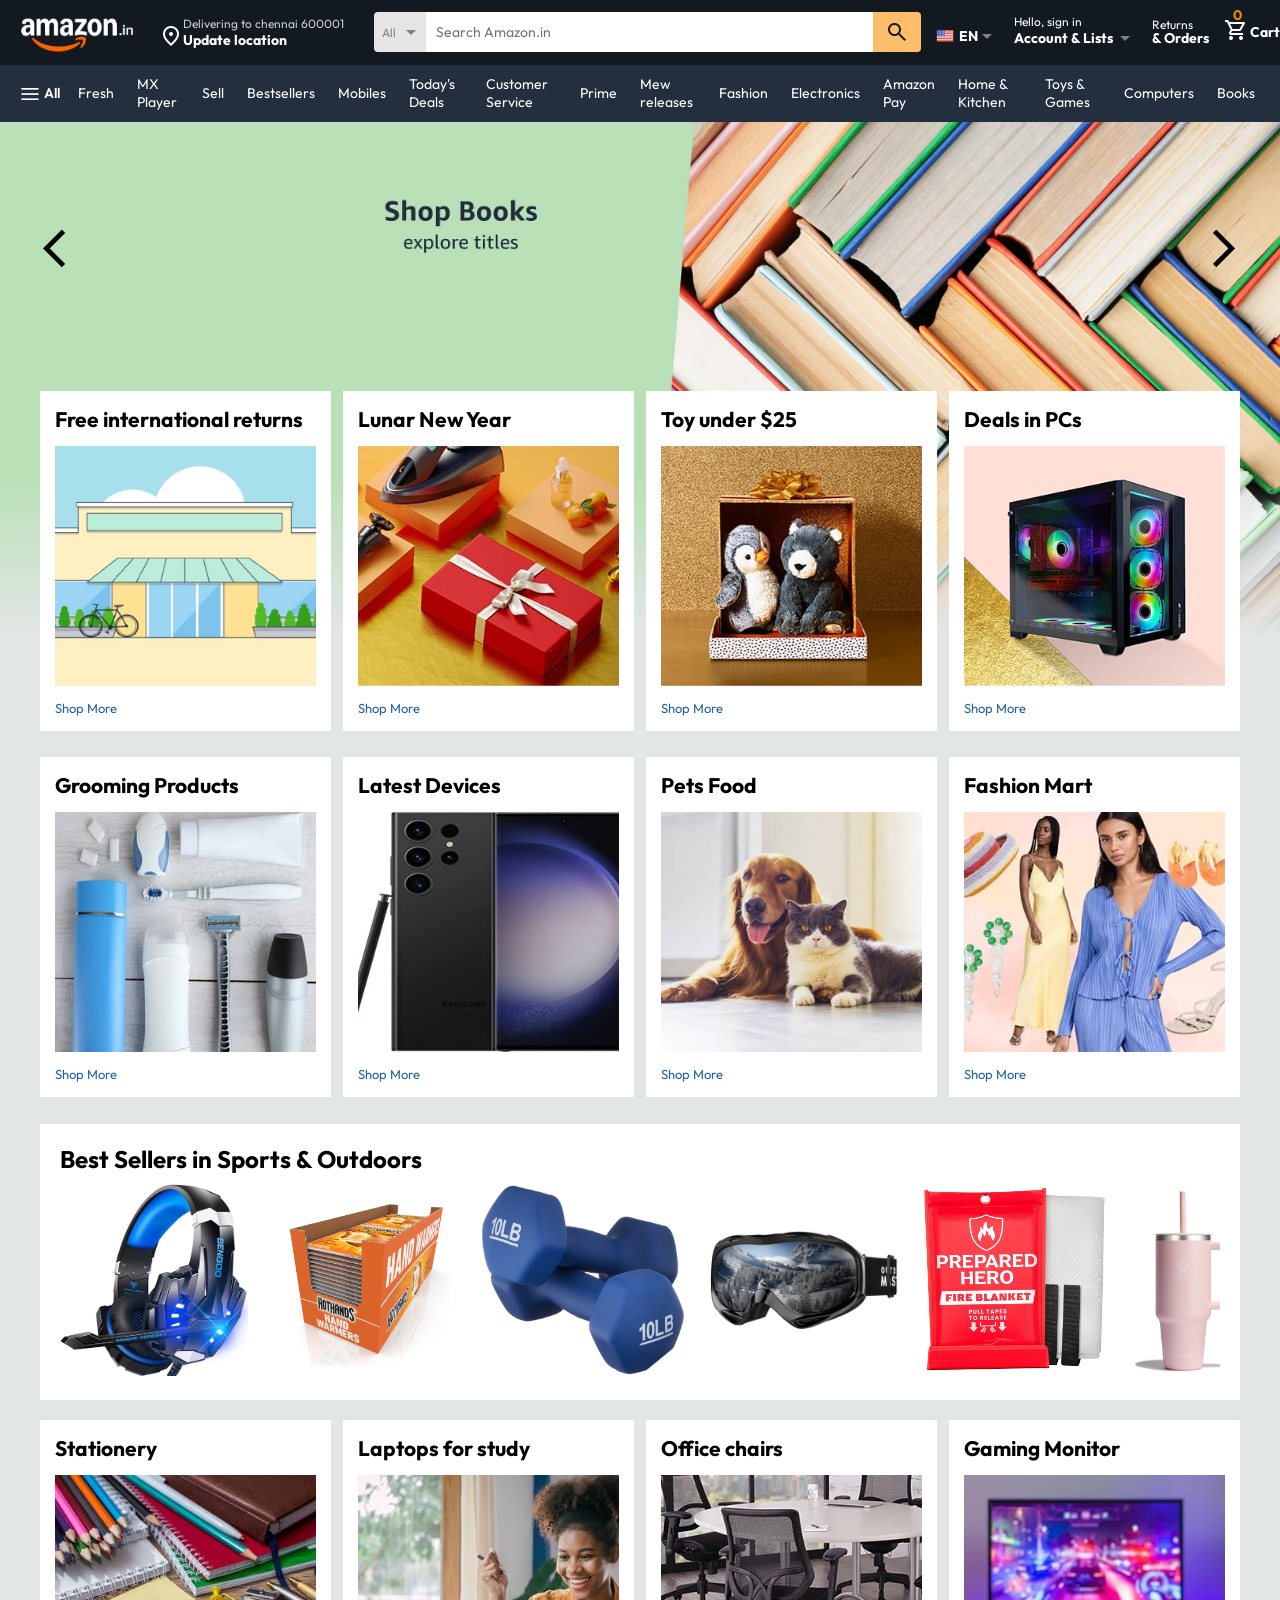
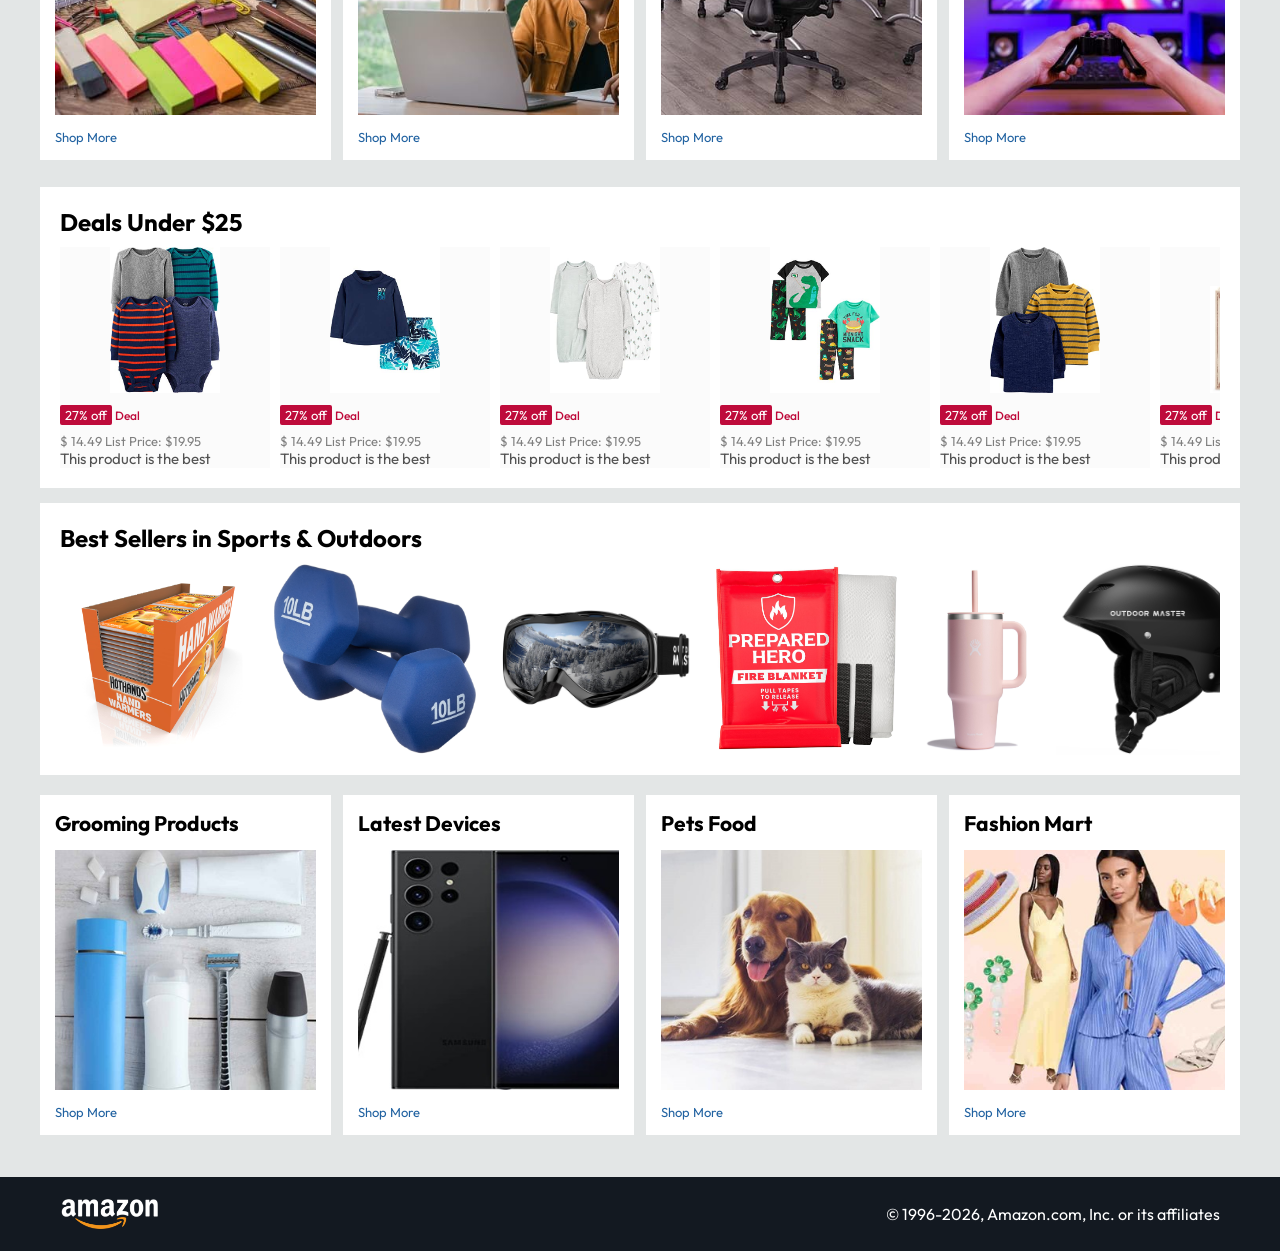
<file: index.html>
<!DOCTYPE html>
<html lang="en">
<head>
    <meta charset="UTF-8">
    <meta name="viewport" content="width=device-width, initial-scale=1.0">
    <title>Amazon Clone</title>
    <link rel="stylesheet" href="css/style.css">
    <link href="https://fonts.googleapis.com/css2?family=Material+Symbols+Outlined" rel="stylesheet">
</head>
<body>
    <nav class="navbar flex center">
        <a href="/">
            <img class="dim-logo" src="assets/logo.png" alt="amazon logo">
        </a>
        <div class="nav-loc flex">
            <span class="material-symbols-outlined icon">location_on</span>
            <div>
                <p style="font-size: 12px; color: #cccccc;">Delivering to chennai 600001</p>
                <h1 style="font-size: 14px;">Update location</h1>
            </div>    
        </div>
        <div class="nav-search flex center">
            <div class="nav-search-drop ">
                <p style="font-size: 12px; color: gray;">All</p>
                <span class="material-symbols-outlined dropdown-icon">arrow_drop_down</span>
            </div>
            <input type="text" class="nav-search-input" name="" id="" placeholder="Search Amazon.in">
            <span class="material-symbols-outlined search-icon">search</span>
        </div>
        <div class="nav-lang flex center">
            <img src="assets/us_flag.png" class="flag">
            <span class="lang-text">EN</span>
            <span class="material-symbols-outlined dropdown-icon2">arrow_drop_down</span>
            
        </div>
        <div class="nav-text flex" style="margin-left: auto;">
            
            <div>
                <p style="font-size: 12px;"><a href="signin.html">Hello, sign in</a></p>
                <h1 style="font-size: 14px;">Account & Lists</h1>
            </div>
            <span class="material-symbols-outlined dropdown-icon3">arrow_drop_down</span>
                
        </div>
        <div class="nav-text flex" style="flex-direction: column; line-height: 1; margin-left: auto;">
            
            <div>
                <p style="font-size: 12px;">Returns</p>
                <h1 style="font-size: 14px;">& Orders</h1>
            </div>
                
        </div>
        
        <div class="nav-cart flex center" style="margin-left: auto; margin-right: auto;">
            <a href="cart.html">
                <div class="cart-icon-box">
                <span class="material-symbols-outlined cart-icon">shopping_cart</span>
                <span class="cart-count">0</span>
            </div>
            </a>
            <span class="cart-text">Cart</span>
        </div>
    </nav>
    <div class="nav-bottom flex center">
        <div class="flex center">
            <img style="width: 20px; height: 22px;" src="assets/menu_icon.png" alt="menu icon">
            <p class="nav-bottom-text">All</p>
        </div>
        <p class="menu-links">Fresh</p>
        <p class="menu-links">MX Player</p>
        <p class="menu-links">Sell</p>
        <p class="menu-links">Bestsellers</p>
        <p class="menu-links">Mobiles</p>
        <p class="menu-links">Today's Deals</p>
        <p class="menu-links">Customer Service</p>
        <p class="menu-links">Prime</p>
        <p class="menu-links">Mew releases</p>
        <p class="menu-links">Fashion</p>
        <p class="menu-links">Electronics</p>
        <p class="menu-links">Amazon Pay</p>
        <p class="menu-links">Home & Kitchen</p>
        <p class="menu-links">Toys & Games</p>
        <p class="menu-links">Computers</p>
        <p class="menu-links">Books</p>

    </div>
    <div class="header-slider">
        <a href="#" class="ctrl_prev"><span class="material-symbols-outlined arrow left">chevron_left</span></a>
        <a href="#" class="ctrl_next"><span class="material-symbols-outlined arrow right">chevron_right</span></a>
        <ul>
            <img class="header-img" src="assets/header1.jpg"  alt="header image">
            <img class="header-img" src="assets/header2.jpg"  alt="header image">
            <img class="header-img" src="assets/header3.jpg"  alt="header image">
            <img class="header-img" src="assets/header4.jpg"  alt="header image">
            <img class="header-img" src="assets/header5.jpg"  alt="header image">
            <img class="header-img" src="assets/header6.jpg"  alt="header image">
        </ul>
    </div>
    <div class="box-row header-box">
        <div class="box-col">
            <h3>Free international returns</h3>
            <img src="assets/box1-1.jpg" alt="house">
            <a href="/">Shop More</a>
        </div>
        <div class="box-col">
            <h3>Lunar New Year</h3>
            <img src="assets/box1-2.jpg" alt="house">
            <a href="/">Shop More</a>
        </div>
        <div class="box-col">
            <h3>Toy under $25</h3>
            <img src="assets/box1-3.jpg" alt="house">
            <a href="/">Shop More</a>
        </div>
        <div class="box-col">
            <h3>Deals in PCs</h3>
            <img src="assets/box1-4.jpg" alt="house">
            <a href="/">Shop More</a>
        </div>
    </div>
    <div class="box-row">
        <div class="box-col">
            <h3>Grooming Products</h3>
            <img src="assets/box2-1.jpg" alt="house">
            <a href="/">Shop More</a>
        </div>
        <div class="box-col">
            <h3>Latest Devices</h3>
            <img src="assets/box2-2.jpg" alt="house">
            <a href="/">Shop More</a>
        </div>
        <div class="box-col">
            <h3>Pets Food</h3>
            <img src="assets/box2-3.jpg" alt="house">
            <a href="/">Shop More</a>
        </div>
        <div class="box-col">
            <h3>Fashion Mart</h3>
            <img src="assets/box2-4.jpg" alt="house">
            <a href="/">Shop More</a>
        </div>
    </div>
    <div class="product-slider">
        <h2>Best Sellers in Sports & Outdoors</h2>
        <div class="products">
            <a href="prod1.html">
                <img src="assets/product_img.jpg" alt="">
            </a>
            <img src="assets/product1-1.jpg" alt="products">
            <img src="assets/product1-2.jpg" alt="products">
            <img src="assets/product1-3.jpg" alt="products">
            <img src="assets/product1-4.jpg" alt="products">
            <img src="assets/product1-5.jpg" alt="products">
            <img src="assets/product1-6.jpg" alt="products">
            <img src="assets/product1-7.jpg" alt="products">
            <img src="assets/product1-8.jpg" alt="products">
            <img src="assets/product1-9.jpg" alt="products">
            <img src="assets/product1-10.jpg" alt="products">

        </div>
    </div>
    <div class="box-row box3">
        <div class="box-col">
            <h3>Stationery</h3>
            <img src="assets/box3-1.jpg" alt="house">
            <a href="/">Shop More</a>
        </div>
        <div class="box-col">
            <h3>Laptops for study</h3>
            <img src="assets/box3-2.jpg" alt="house">
            <a href="/">Shop More</a>
        </div>
        <div class="box-col">
            <h3>Office chairs</h3>
            <img src="assets/box3-3.jpg" alt="house">
            <a href="/">Shop More</a>
        </div>
        <div class="box-col">
            <h3>Gaming Monitor</h3>
            <img src="assets/box3-4.jpg" alt="house">
            <a href="/">Shop More</a>
        </div>
    </div>

    <div class="product-slider-with-price">
       <h2>Deals Under $25</h2>
       <div class="products">
        <div class="product-card">
            <div class="product-img-container">
                <img src="assets/product2-1.jpg" alt="products">
            </div>
            <div class="product-offer">
                <p>27% off</p> <span>Deal</span>
            </div>
            <p class="product-price">$ <span>14.49</span> List Price: $19.95</p>
            <h4>This product is the best</h4>
        </div>
        <div class="product-card">
            <div class="product-img-container">
                <img src="assets/product2-2.jpg" alt="products">
            </div>
            <div class="product-offer">
                <p>27% off</p> <span>Deal</span>
            </div>
            <p class="product-price">$ <span>14.49</span> List Price: $19.95</p>
            <h4>This product is the best</h4>
        </div>
        <div class="product-card">
            <div class="product-img-container">
                <img src="assets/product2-3.jpg" alt="products">
            </div>
            <div class="product-offer">
                <p>27% off</p> <span>Deal</span>
            </div>
            <p class="product-price">$ <span>14.49</span> List Price: $19.95</p>
            <h4>This product is the best</h4>
        </div>
        <div class="product-card">
            <div class="product-img-container">
                <img src="assets/product2-4.jpg" alt="products">
            </div>
            <div class="product-offer">
                <p>27% off</p> <span>Deal</span>
            </div>
            <p class="product-price">$ <span>14.49</span> List Price: $19.95</p>
            <h4>This product is the best</h4>
        </div>
        <div class="product-card">
            <div class="product-img-container">
                <img src="assets/product2-5.jpg" alt="products">
            </div>
            <div class="product-offer">
                <p>27% off</p> <span>Deal</span>
            </div>
            <p class="product-price">$ <span>14.49</span> List Price: $19.95</p>
            <h4>This product is the best</h4>
        </div>
        <div class="product-card">
            <div class="product-img-container">
                <img src="assets/product2-6.jpg" alt="products">
            </div>
            <div class="product-offer">
                <p>27% off</p> <span>Deal</span>
            </div>
            <p class="product-price">$ <span>14.49</span> List Price: $19.95</p>
            <h4>This product is the best</h4>
        </div>
        <div class="product-card">
            <div class="product-img-container">
                <img src="assets/product2-7.jpg" alt="products">
            </div>
            <div class="product-offer">
                <p>27% off</p> <span>Deal</span>
            </div>
            <p class="product-price">$ <span>14.49</span> List Price: $19.95</p>
            <h4>This product is the best</h4>
        </div>
        <div class="product-card">
            <div class="product-img-container">
                <img src="assets/product2-8.jpg" alt="products">
            </div>
            <div class="product-offer">
                <p>27% off</p> <span>Deal</span>
            </div>
            <p class="product-price">$ <span>14.49</span> List Price: $19.95</p>
            <h4>This product is the best</h4>
        </div>
        <div class="product-card">
            <div class="product-img-container">
                <img src="assets/product2-9.jpg" alt="products">
            </div>
            <div class="product-offer">
                <p>27% off</p> <span>Deal</span>
            </div>
            <p class="product-price">$ <span>14.49</span> List Price: $19.95</p>
            <h4>This product is the best</h4>
        </div>
        <div class="product-card">
            <div class="product-img-container">
                <img src="assets/product2-10.jpg" alt="products">
            </div>
            <div class="product-offer">
                <p>27% off</p> <span>Deal</span>
            </div>
            <p class="product-price">$ <span>14.49</span> List Price: $19.95</p>
            <h4>This product is the best</h4>
        </div>
        <div class="product-card">
            <div class="product-img-container">
                <img src="assets/product2-11.jpg" alt="products">
            </div>
            <div class="product-offer">
                <p>27% off</p> <span>Deal</span>
            </div>
            <p class="product-price">$ <span>14.49</span> List Price: $19.95</p>
            <h4>This product is the best</h4>
        </div>
       </div> 
    </div>
    <div class="product-slider box3">
        <h2>Best Sellers in Sports & Outdoors</h2>
        <div class="products">
            <img src="assets/product1-1.jpg" alt="products">
            <img src="assets/product1-2.jpg" alt="products">
            <img src="assets/product1-3.jpg" alt="products">
            <img src="assets/product1-4.jpg" alt="products">
            <img src="assets/product1-5.jpg" alt="products">
            <img src="assets/product1-6.jpg" alt="products">
            <img src="assets/product1-7.jpg" alt="products">
            <img src="assets/product1-8.jpg" alt="products">
            <img src="assets/product1-9.jpg" alt="products">
            <img src="assets/product1-10.jpg" alt="products">

        </div>
    </div>
    <div class="box-row box3">
        <div class="box-col">
            <h3>Grooming Products</h3>
            <img src="assets/box2-1.jpg" alt="house">
            <a href="/">Shop More</a>
        </div>
        <div class="box-col">
            <h3>Latest Devices</h3>
            <img src="assets/box2-2.jpg" alt="house">
            <a href="/">Shop More</a>
        </div>
        <div class="box-col">
            <h3>Pets Food</h3>
            <img src="assets/box2-3.jpg" alt="house">
            <a href="/">Shop More</a>
        </div>
        <div class="box-col">
            <h3>Fashion Mart</h3>
            <img src="assets/box2-4.jpg" alt="house">
            <a href="/">Shop More</a>
        </div>
    </div>

    <footer>
        <img src="assets/amazon_logo.png" width="100" alt="">
        <p>© 1996-2026, Amazon.com, Inc. or its affiliates</p>
    </footer>


<script src="js/script.js"></script>    
</body>
</html>
</file>
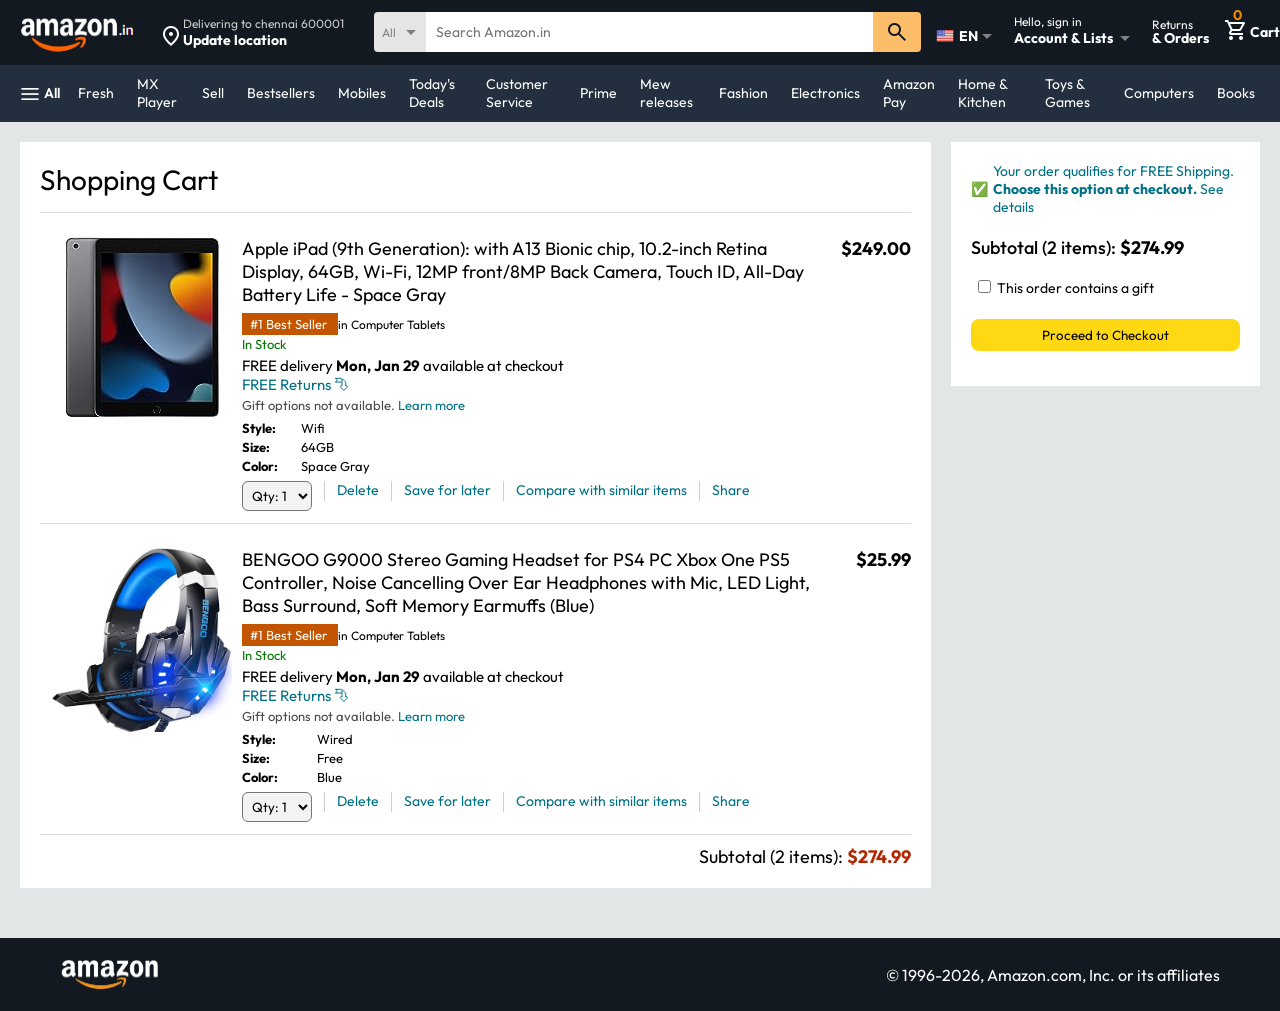
<file: cart.html>
<!DOCTYPE html>
<html lang="en">
<head>
    <meta charset="UTF-8">
    <meta name="viewport" content="width=device-width, initial-scale=1.0">
    <title>Cart Page</title>
    <link rel="stylesheet" href="css/style.css">
    <link rel="stylesheet" href="css/cart.css">
    <link href="https://fonts.googleapis.com/css2?family=Material+Symbols+Outlined" rel="stylesheet">

</head>
<body>
    <nav class="navbar flex center">
        <a href="index.html">
            <img class="dim-logo" src="assets/logo.png" alt="amazon logo">
        </a>
        <div class="nav-loc flex">
            <span class="material-symbols-outlined icon">location_on</span>
            <div>
                <p style="font-size: 12px; color: #cccccc;">Delivering to chennai 600001</p>
                <h1 style="font-size: 14px;">Update location</h1>
            </div>    
        </div>
        <div class="nav-search flex center">
            <div class="nav-search-drop ">
                <p style="font-size: 12px; color: gray;">All</p>
                <span class="material-symbols-outlined dropdown-icon">arrow_drop_down</span>
            </div>
            <input type="text" class="nav-search-input" name="" id="" placeholder="Search Amazon.in">
            <span class="material-symbols-outlined search-icon">search</span>
        </div>
        <div class="nav-lang flex center">
            <img src="assets/us_flag.png" class="flag">
            <span class="lang-text">EN</span>
            <span class="material-symbols-outlined dropdown-icon2">arrow_drop_down</span>
            
        </div>
        <div class="nav-text flex" style="margin-left: auto;">
            
            <div>
                <p style="font-size: 12px;"><a href="signin.html">Hello, sign in</a></p>
                <h1 style="font-size: 14px;">Account & Lists</h1>
            </div>
            <span class="material-symbols-outlined dropdown-icon3">arrow_drop_down</span>
                
        </div>
        <div class="nav-text flex" style="flex-direction: column; line-height: 1; margin-left: auto;">
            
            <div>
                <p style="font-size: 12px;">Returns</p>
                <h1 style="font-size: 14px;">& Orders</h1>
            </div>
                
        </div>
        
        <div class="nav-cart flex center" style="margin-left: auto; margin-right: auto;">
            <a href="cart.html">
                <div class="cart-icon-box">
                <span class="material-symbols-outlined cart-icon">shopping_cart</span>
                <span class="cart-count">0</span>
            </div>
            </a>
            <span class="cart-text">Cart</span>
        </div>
        
    </nav>
    <div class="nav-bottom flex center">
        <div class="flex center">
            <img style="width: 20px; height: 22px;" src="assets/menu_icon.png" alt="menu icon">
            <p class="nav-bottom-text">All</p>
        </div>
        <p class="menu-links">Fresh</p>
        <p class="menu-links">MX Player</p>
        <p class="menu-links">Sell</p>
        <p class="menu-links">Bestsellers</p>
        <p class="menu-links">Mobiles</p>
        <p class="menu-links">Today's Deals</p>
        <p class="menu-links">Customer Service</p>
        <p class="menu-links">Prime</p>
        <p class="menu-links">Mew releases</p>
        <p class="menu-links">Fashion</p>
        <p class="menu-links">Electronics</p>
        <p class="menu-links">Amazon Pay</p>
        <p class="menu-links">Home & Kitchen</p>
        <p class="menu-links">Toys & Games</p>
        <p class="menu-links">Computers</p>
        <p class="menu-links">Books</p>

    </div>
    <div class="cart">
        <div class="cart-left">
            <h1>Shopping Cart</h1>
            <hr>
            <div class="product-cart-list">
                <img src="assets/ipad_img.jpg" alt="ipad" width="180px">
                <div>
                    <div class="product-cart-titleprice">
                        <p>Apple iPad (9th Generation): with A13 Bionic chip, 10.2-inch Retina Display, 64GB, Wi-Fi, 12MP front/8MP Back Camera, Touch ID, All-Day Battery Life - Space Gray</p> <p><b>$249.00</b></p>
                    </div>
                    <p class="product-cart-bestseller"><span>#1 Best Seller </span> in Computer Tablets</p> 
                    <p class="product-cart-stock">In Stock</p>
                    <p class="product-cart-delivery">FREE delivery <b>Mon, Jan 29</b> available at checkout</p>
                    <p class="product-cart-returns">FREE Returns &#11191</p>
                    <p class="product-cart-giftoption">Gift options not available. <span>Learn more</span></p>
                    <div class="product-cart-specs">
                        <p><b>Style:</b></p> <p>Wifi</p>
                        <p><b>Size:</b></p> <p>64GB</p>
                        <p><b>Color:</b></p> <p>Space Gray</p>
                    </div>
                    <div class="cart-list-action">
                        <select>
                            <option value="Qty: 1">Qty: 1</option>
                            <option value="Qty: 2">Qty: 2</option>
                            <option value="Qty: 3">Qty: 3</option>
                            <option value="Qty: 4">Qty: 4</option>
                            <option value="Qty: 5">Qty: 5</option>
                        </select>
                        <hr>
                        <p class="action-btn">Delete</p>
                        <hr>
                        <p class="action-btn">Save for later</p>
                        <hr>
                        <p class="action-btn">Compare with similar items</p>
                        <hr>
                        <p class="action-btn">Share</p>
                        
                    </div>
                </div>
            </div>
            <hr>
            <div class="product-cart-list">
                <img src="assets/product_img.jpg" alt="ipad" style="width: 180px;">
                <div>
                    <div class="product-cart-titleprice">
                        <p class="product-title">BENGOO G9000 Stereo Gaming Headset for PS4 PC Xbox One PS5 Controller, Noise Cancelling Over Ear Headphones with Mic, LED Light, Bass Surround, Soft Memory Earmuffs (Blue)</p>
                        <p><b>$25.99</b></p>
                    </div>
                    <p class="product-cart-bestseller"><span>#1 Best Seller </span> in Computer Tablets</p> 
                    <p class="product-cart-stock">In Stock</p>
                    <p class="product-cart-delivery">FREE delivery <b>Mon, Jan 29</b> available at checkout</p>
                    <p class="product-cart-returns">FREE Returns &#11191</p>
                    <p class="product-cart-giftoption">Gift options not available. <span>Learn more</span></p>
                    <div class="product-cart-specs">
                        <p><b>Style:</b></p> <p>Wired</p>
                        <p><b>Size:</b></p> <p>Free</p>
                        <p><b>Color:</b></p> <p>Blue</p>
                    </div>
                    <div class="cart-list-action">
                        <select>
                            <option value="Qty: 1">Qty: 1</option>
                            <option value="Qty: 2">Qty: 2</option>
                            <option value="Qty: 3">Qty: 3</option>
                            <option value="Qty: 4">Qty: 4</option>
                            <option value="Qty: 5">Qty: 5</option>
                        </select>
                        <hr>
                        <p class="action-btn">Delete</p>
                        <hr>
                        <p class="action-btn">Save for later</p>
                        <hr>
                        <p class="action-btn">Compare with similar items</p>
                        <hr>
                        <p class="action-btn">Share</p>
                        
                    </div>
                </div>
            </div>
            <hr>
            <div class="cart-list-subtotal">
                Subtotal (2 items): <span><b>$274.99</b></span>
            </div>
        </div>
        <div class="cart-right">
            <div class="cart-free-delivery">
                <p>&#x2705</p>
                <p>Your order qualifies for FREE Shipping. <b>Choose this option at checkout.</b> See details </p>

            </div>
            <p class="cart-subtotal">Subtotal (2 items): <span><b>$274.99</b></span></p>
            <p class="cart-right-gift"> <input type="checkbox" style="margin-right: 3px;"> This order contains a gift </p>
            <button>Proceed to Checkout</button>

        </div>
    </div>

    <footer style="margin-top: 50px;">
        <img src="assets/amazon_logo.png" width="100" alt="">
        <p>© 1996-2026, Amazon.com, Inc. or its affiliates</p>

    </footer>
    
</body>
</html>
</file>
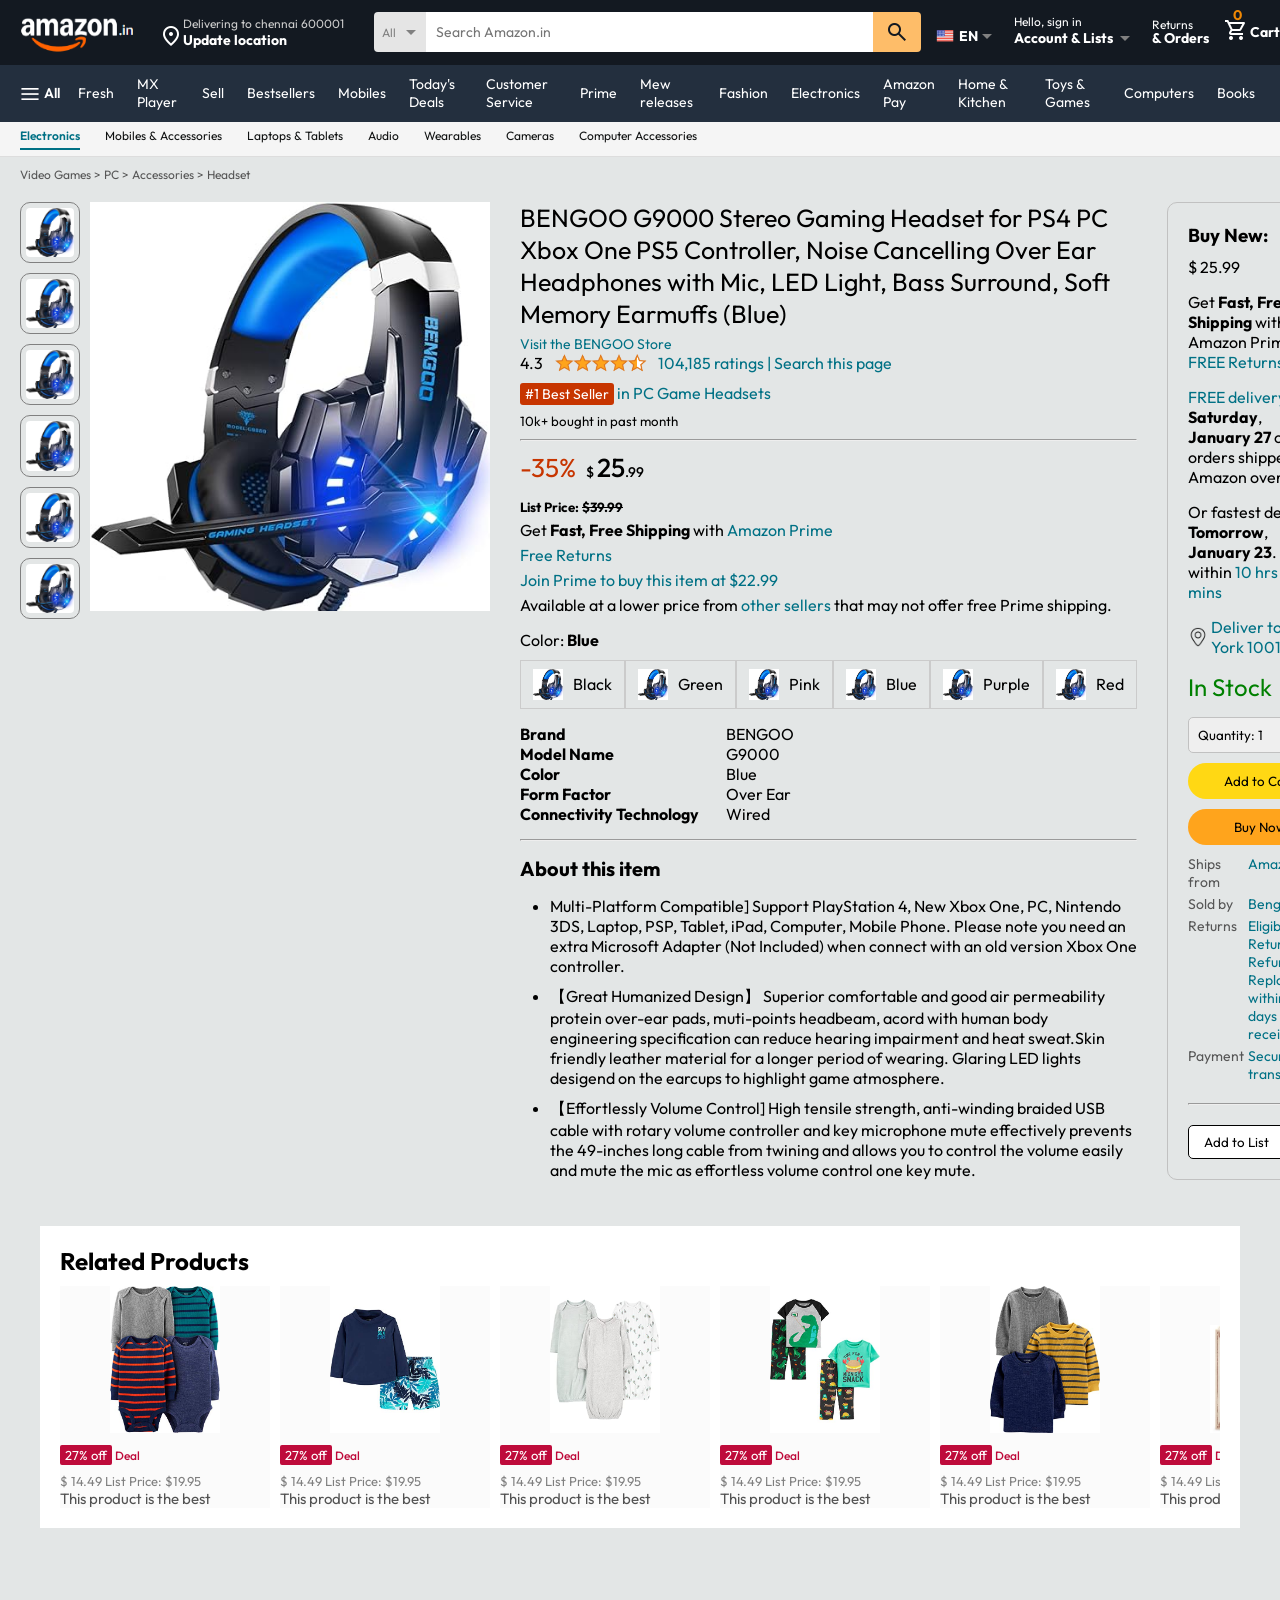
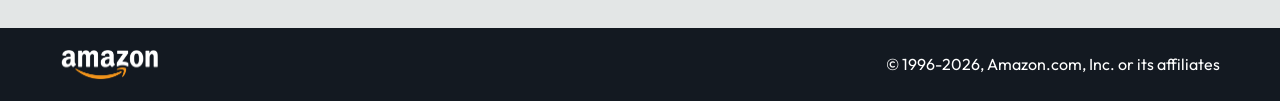
<file: prod1.html>
<!DOCTYPE html>
<html lang="en">
<head>
    <meta charset="UTF-8">
    <meta name="viewport" content="width=device-width, initial-scale=1.0">
    <title>Product Page</title>
    <link rel="stylesheet" href="css/style.css">
    <link rel="stylesheet" href="css/prod1.css">
    <link href="https://fonts.googleapis.com/css2?family=Material+Symbols+Outlined" rel="stylesheet">
</head>
<body>
    <nav class="navbar flex center">
        <a href="/">
            <img class="dim-logo" src="assets/logo.png" alt="amazon logo">
        </a>
        <div class="nav-loc flex">
            <span class="material-symbols-outlined icon">location_on</span>
            <div>
                <p style="font-size: 12px; color: #cccccc;">Delivering to chennai 600001</p>
                <h1 style="font-size: 14px;">Update location</h1>
            </div>    
        </div>
        <div class="nav-search flex center">
            <div class="nav-search-drop ">
                <p style="font-size: 12px; color: gray;">All</p>
                <span class="material-symbols-outlined dropdown-icon">arrow_drop_down</span>
            </div>
            <input type="text" class="nav-search-input" name="" id="" placeholder="Search Amazon.in">
            <span class="material-symbols-outlined search-icon">search</span>
        </div>
        <div class="nav-lang flex center">
            <img src="assets/us_flag.png" class="flag">
            <span class="lang-text">EN</span>
            <span class="material-symbols-outlined dropdown-icon2">arrow_drop_down</span>
            
        </div>
        <div class="nav-text flex" style="margin-left: auto;">
            
            <div>
                <p style="font-size: 12px;"><a href="signin.html">Hello, sign in</a></p>
                <h1 style="font-size: 14px;">Account & Lists</h1>
            </div>
            <span class="material-symbols-outlined dropdown-icon3">arrow_drop_down</span>
                
        </div>
        
        <div class="nav-text flex" style="flex-direction: column; line-height: 1; margin-left: auto;">
            
            <div>
                <p style="font-size: 12px;">Returns</p>
                <h1 style="font-size: 14px;">& Orders</h1>
            </div>
                
        </div>
        
        <div class="nav-cart flex center" style="margin-left: auto; margin-right: auto;">
            <div class="cart-icon-box">
                <a href="cart.html">
                    <span class="material-symbols-outlined cart-icon">shopping_cart</span>
                    <span class="cart-count">0</span>
                </a>
            </div>
            <span class="cart-text">Cart</span>
        </div>
    </nav>
    <div class="nav-bottom flex center">
        <div class="flex center">
            <img style="width: 20px; height: 22px;" src="assets/menu_icon.png" alt="menu icon">
            <p class="nav-bottom-text">All</p>
        </div>
        <p class="menu-links">Fresh</p>
        <p class="menu-links">MX Player</p>
        <p class="menu-links">Sell</p>
        <p class="menu-links">Bestsellers</p>
        <p class="menu-links">Mobiles</p>
        <p class="menu-links">Today's Deals</p>
        <p class="menu-links">Customer Service</p>
        <p class="menu-links">Prime</p>
        <p class="menu-links">Mew releases</p>
        <p class="menu-links">Fashion</p>
        <p class="menu-links">Electronics</p>
        <p class="menu-links">Amazon Pay</p>
        <p class="menu-links">Home & Kitchen</p>
        <p class="menu-links">Toys & Games</p>
        <p class="menu-links">Computers</p>
        <p class="menu-links">Books</p>
    </div>
    <div class="category-bar">
        <p class="cat-link active">Electronics</p>
        <p class="cat-link">Mobiles & Accessories</p>
        <p class="cat-link">Laptops & Tablets</p>
        <p class="cat-link">Audio</p>
        <p class="cat-link">Wearables</p>
        <p class="cat-link">Cameras</p>
        <p class="cat-link">Computer Accessories</p>
    </div>
    <p class="breadcrum">Video Games > PC > Accessories > Headset </p>
    <div class="product-display">
        <div class="product-d-image">
            <div class="product-icons">
                <img src="assets/product_img.jpg" alt="product" width="60">
                <img src="assets/product_img.jpg" alt="product" width="60">
                <img src="assets/product_img.jpg" alt="product" width="60">
                <img src="assets/product_img.jpg" alt="product" width="60">
                <img src="assets/product_img.jpg" alt="product" width="60">
                <img src="assets/product_img.jpg" alt="product" width="60">
            </div>
            <div class="product-main-image">
                <img src="assets/product_img.jpg" alt="" width="400">
            </div>
        </div>
        <div class="product-d-details">
            <p class="product-title">BENGOO G9000 Stereo Gaming Headset for PS4 PC Xbox One PS5 Controller, Noise Cancelling Over Ear Headphones with Mic, LED Light, Bass Surround, Soft Memory Earmuffs (Blue)</p>
            <p class="brand-store">Visit the BENGOO Store</p>
            <div class="product-rating">
                <div >
                    <div>4.3 <img src="assets/rating_img.png" height="20px" alt=""></div> 
                    <p>104,185 ratings | Search this page</p>
                </div>
                <p><span>#1 Best Seller</span> in PC Game Headsets</p>
                <h5>10k+ bought in past month</h5>
                <hr>

            </div>
            <div class="product-d-price">
                <div>
                    <p>-35%</p>
                    <h1>$ <span>25</span>.99</h1>
                </div>
                <h5>List Price: <span>$39.99</span> </h5>
                <p>Get <b>Fast, Free Shipping</b> with <span> Amazon Prime </span></p>
                <p><span>Free Returns</span></p>
                <p><span>Join Prime to buy this item at $22.99</span></p>
                <p>Available at a lower price from  <span>other sellers</span> that may not offer free Prime shipping.</p>

            </div>

            <div class="product-color-selection">
                <p>Color: <b>Blue</b></p>
                <div class="product-color-options">
                    <div class="option">
                        <img src="./assets/product_img.jpg" alt="" width="30px">
                        <p>Black</p>
                    </div>
                    <div class="option">
                        <img src="./assets/product_img.jpg" alt="" width="30px">
                        <p>Green</p>
                    </div>
                    <div class="option">
                        <img src="./assets/product_img.jpg" alt="" width="30px">
                        <p>Pink</p>
                    </div>
                    <div class="option">
                        <img src="./assets/product_img.jpg" alt="" width="30px">
                        <p>Blue</p>
                    </div>
                    <div class="option">
                        <img src="./assets/product_img.jpg" alt="" width="30px">
                        <p>Purple</p>
                    </div>
                    <div class="option">
                        <img src="./assets/product_img.jpg" alt="" width="30px">
                        <p>Red</p>
                    </div>
                </div>
            </div>
            <div class="product-info">
                <p><b>Brand</b></p> <p>BENGOO</p>
                <p><b>Model Name</b></p> <p>G9000</p>
                <p><b>Color</b></p> <p>Blue</p>
                <p><b>Form Factor</b></p> <p>Over Ear</p>
                <p><b>Connectivity Technology</b></p> <p>Wired</p>
            </div>
            <hr>
            <div class="product-description">
                <h1>About this item</h1>
                <ul>
                    <li>Multi-Platform Compatible] Support PlayStation 4, New Xbox One, PC, Nintendo 3DS, Laptop, PSP, Tablet, iPad, Computer, Mobile Phone. Please note you need an extra Microsoft Adapter (Not Included) when connect with an old version Xbox One controller.</li>
                    <li> 【Great Humanized Design】 Superior comfortable and good air permeability protein over-ear pads, muti-points headbeam, acord with human body engineering specification can reduce hearing impairment and heat sweat.Skin friendly leather material for a longer period of wearing. Glaring LED lights desigend on the earcups to highlight game atmosphere.</li>
                    <li> 【Effortlessly Volume Control] High tensile strength, anti-winding braided USB cable with rotary volume controller and key microphone mute effectively prevents the 49-inches long cable from twining and allows you to control the volume easily and mute the mic as effortless volume control one key mute.</li>

                </ul>
            </div>

        </div>
        

        
        <div class="product-d-purchase">
            <div class="title">
                <h3>Buy New:</h3><img src="assets/circle_icon.png" alt="" width="20px">
            </div>
            <h1 class="price">$ <span>25</span>.99</h1>
            <div class="gap">
                <p>Get <b>Fast, Free Shipping</b> with <span></span>Amazon Prime</span></p>
                <p><span>FREE Returns</span></p>
            </div>
            <div class="gap">
                <p><span>FREE delivery</span> <b>Saturday</b>,</p>
                <p><b>January 27</b> on orders shipped by Amazon over $35</p>
            </div>
            <div class="gap">
                <p>Or fastest delivery <b>Tomorrow</b>, <b>January 23</b>. Order within <span>10 hrs 56 mins</span></p>
            </div>
            <div class="delivery-location">
                <img src="./assets/location_icon_dark.png" alt="" width="20px">
                <p><span>Deliver to New York 10014</span></p>
            </div>
            <h2 class="product-stock">In Stock</h2>
            <select class="product-quantity">
                <option value="1">Quantity: 1</option>
                <option value="2">Quantity: 2</option>
                <option value="3">Quantity: 3</option>
            </select>
            <button class="btn">Add to Cart</button>
            <button class="btn product-buy">Buy Now</button>
            <div class="product-seller-info">
                <p>Ships from</p> <p><span>Amazon</span></p>
                <p>Sold by</p> <p><span>Bengoo Inc.</span></p>
                <p>Returns</p> <p><span>Eligible for Return, Refund or
                Replacement within 30 days of receipt</span></p>
                <p>Payment</p> <p><span>Secure transaction</span></p>
            </div>
            <hr>
            <button class="product-add-list">Add to List</button>




        </div>

    </div>  
    <div class="product-slider-with-price" style="margin: 36px 40px;">
       <h2>Related Products</h2>
       <div class="products">
        <div class="product-card">
            <div class="product-img-container">
                <img src="assets/product2-1.jpg" alt="products">
            </div>
            <div class="product-offer">
                <p>27% off</p> <span>Deal</span>
            </div>
            <p class="product-price">$ <span>14.49</span> List Price: $19.95</p>
            <h4>This product is the best</h4>
        </div>
        <div class="product-card">
            <div class="product-img-container">
                <img src="assets/product2-2.jpg" alt="products">
            </div>
            <div class="product-offer">
                <p>27% off</p> <span>Deal</span>
            </div>
            <p class="product-price">$ <span>14.49</span> List Price: $19.95</p>
            <h4>This product is the best</h4>
        </div>
        <div class="product-card">
            <div class="product-img-container">
                <img src="assets/product2-3.jpg" alt="products">
            </div>
            <div class="product-offer">
                <p>27% off</p> <span>Deal</span>
            </div>
            <p class="product-price">$ <span>14.49</span> List Price: $19.95</p>
            <h4>This product is the best</h4>
        </div>
        <div class="product-card">
            <div class="product-img-container">
                <img src="assets/product2-4.jpg" alt="products">
            </div>
            <div class="product-offer">
                <p>27% off</p> <span>Deal</span>
            </div>
            <p class="product-price">$ <span>14.49</span> List Price: $19.95</p>
            <h4>This product is the best</h4>
        </div>
        <div class="product-card">
            <div class="product-img-container">
                <img src="assets/product2-5.jpg" alt="products">
            </div>
            <div class="product-offer">
                <p>27% off</p> <span>Deal</span>
            </div>
            <p class="product-price">$ <span>14.49</span> List Price: $19.95</p>
            <h4>This product is the best</h4>
        </div>
        <div class="product-card">
            <div class="product-img-container">
                <img src="assets/product2-6.jpg" alt="products">
            </div>
            <div class="product-offer">
                <p>27% off</p> <span>Deal</span>
            </div>
            <p class="product-price">$ <span>14.49</span> List Price: $19.95</p>
            <h4>This product is the best</h4>
        </div>
        <div class="product-card">
            <div class="product-img-container">
                <img src="assets/product2-7.jpg" alt="products">
            </div>
            <div class="product-offer">
                <p>27% off</p> <span>Deal</span>
            </div>
            <p class="product-price">$ <span>14.49</span> List Price: $19.95</p>
            <h4>This product is the best</h4>
        </div>
        <div class="product-card">
            <div class="product-img-container">
                <img src="assets/product2-8.jpg" alt="products">
            </div>
            <div class="product-offer">
                <p>27% off</p> <span>Deal</span>
            </div>
            <p class="product-price">$ <span>14.49</span> List Price: $19.95</p>
            <h4>This product is the best</h4>
        </div>
        <div class="product-card">
            <div class="product-img-container">
                <img src="assets/product2-9.jpg" alt="products">
            </div>
            <div class="product-offer">
                <p>27% off</p> <span>Deal</span>
            </div>
            <p class="product-price">$ <span>14.49</span> List Price: $19.95</p>
            <h4>This product is the best</h4>
        </div>
        <div class="product-card">
            <div class="product-img-container">
                <img src="assets/product2-10.jpg" alt="products">
            </div>
            <div class="product-offer">
                <p>27% off</p> <span>Deal</span>
            </div>
            <p class="product-price">$ <span>14.49</span> List Price: $19.95</p>
            <h4>This product is the best</h4>
        </div>
        <div class="product-card">
            <div class="product-img-container">
                <img src="assets/product2-11.jpg" alt="products">
            </div>
            <div class="product-offer">
                <p>27% off</p> <span>Deal</span>
            </div>
            <p class="product-price">$ <span>14.49</span> List Price: $19.95</p>
            <h4>This product is the best</h4>
        </div>
       </div> 
    </div>
    <footer class="product-footer">
        <img src="assets/amazon_logo.png" width="100" alt="">
        <p>© 1996-2026, Amazon.com, Inc. or its affiliates</p>
    </footer>





<script>
    const scrollContainer = document.querySelectorAll('.products');
for (const item of scrollContainer) {
    item.addEventListener('wheel', (evt)=>{
        evt.preventDefault();
        item.scrollLeft += evt.deltaY;
    });
}
</script>     
</body>
</html>
</file>
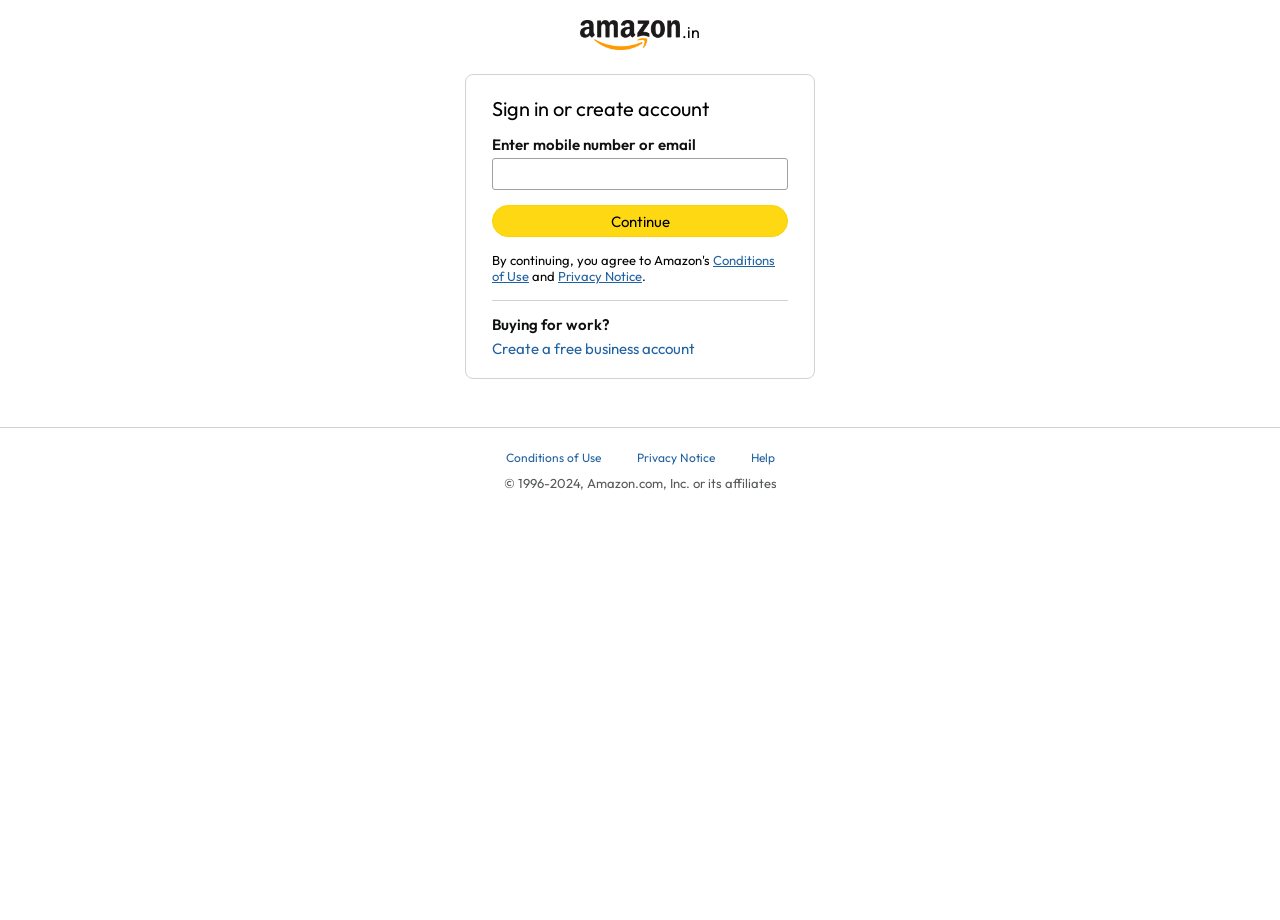
<file: signin.html>
<!DOCTYPE html>
<html lang="en">
<head>
    <meta charset="UTF-8">
    <meta name="viewport" content="width=device-width, initial-scale=1.0">
    <title>Amazon Sign-In</title>
    <link rel="stylesheet" href="css/signin.css">
</head>
<body>
    <div class="logo-container">
        <a href="/">
            <img class="logo" src="assets/amazon_logo_dark.png" alt="">
        </a>
        <span class="logo-in">.in</span>
    </div>
    <div class="signin-container">
        <h1 class="signin-title">Sign in or create account</h1>
        <p class="input-label">Enter mobile number or email</p>
        <input type="text">
        <button>Continue</button>
        <p class="signin-condition">By continuing, you agree to Amazon's <a href="#">Conditions of Use</a> and <a href="#">Privacy Notice</a>.</p>
        <hr class="divide">
        <p class="buy">Buying for work?</p>
        <a href="#" class="business">Create a free business account</a>
    </div>
    <hr class="foo-div">
    <footer>
        <div class="footer-links">
            <a href="#">Conditions of Use</a>
            <a href="#">Privacy Notice</a>
            <a href="#">Help</a>
        </div>
        <p class="copyright">© 1996-2024, Amazon.com, Inc. or its affiliates</p>
    </footer>
</body>
</html>
</file>
<file: css/style.css>
@import url('https://fonts.googleapis.com/css2?family=Outfit:wght@100..900&display=swap');
* {
    padding: 0;
    margin: 0;
    box-sizing: border-box;
    font-family: Outfit;
}
body {
    background-color: #E3E6E6;
}
a {
    text-decoration: none;
    color: inherit;
}
.flex {
    display: flex;
}
.flex-wrap {
  flex-wrap: wrap;
}
.center {
    align-items: center;

}
.end {
    align-items: end;
}
.space-between {
    justify-content: space-between;
}
.navbar {
    color: white;
    background-color: #131921;
    gap: 15px;
    padding: 2px 0px 3px 2px; 
}
.dim-logo {
    width: auto;
    height: 56px;
}
.dim-loc{
    width: 15px;
    height: 18px;
}


.icon {
  width: 15px;
  height: 18px;
  color: white;
  padding-right: 24px;
  margin: 8px 0px 5px 0px;
}
.dropdown-icon {
  font-size: 14px;
  color: gray; 
  cursor: pointer;
}
.search-icon {
  color: #131921; 
  cursor: pointer;
}
.nav-search {
    display: flex;
    align-items: stretch; 
    flex: 1;
    max-width: 756px;
    margin-left: 15px;
    border-radius: 4px;
    overflow: hidden;
}
.nav-search-drop {
    display: flex;
    align-items: center;
    background-color: #e5e5e5;
    padding: 0px 3px 0px 8px;
    gap: 3px;
    height: 40px; 
}
.nav-search-input {
    flex: 1;
    border: none;
    outline: none;
    padding: 0 10px;
    font-size: 14px;
    height: 40px; 
}
.search-icon {
    background-color: #febd69;
    display: flex;
    align-items: center;
    justify-content: center;
    padding: 8px 12px;
    height: 40px; 
}
.nav-lang {
    display: flex;
  align-items: center;
  gap: 5px;
  padding: 0; 
  margin-top: 8px;
  margin-left: auto;

}
.dropdown-icon3 {
  font-size: 14px;
  color: gray; 
  cursor: pointer;
  margin-top: 12px;
}

.flag {
  width: 18px;
  height: 20px;
}

.lang-text {
  font-size: 14px;
  font-weight: 700;
  color: white;
}
.dropdown-icon2 {
  font-size: 14px;
  color: gray; 
  cursor: pointer;
  margin-left: -8px;
}
.space{
    margin: 0px 0px 0px 2px;
    padding: 0px 9px 10px;
}
.nav-cart {
  display: flex;
  align-items: center;
  gap: 2px; 
  margin-left: 2px;
}

.cart-icon-box {
  position: relative;
}

.cart-icon {
  font-size: 28px;
  color: white;
}

.cart-count {
  position: absolute;
  top: -12px;
  right: 6px;
  color: #f08804;
  font-size: 14px;
  font-weight: bold;
}

.cart-text {
  font-size: 14px;
  font-weight: 700;
  color: white;
  
}
.nav-bottom{
  gap: 13px;
  padding: 0px 20px;
  background-color: #232F3E;
  color: white;
  font-size: 14px;
}
.nav-bottom-text {
  padding-left: 4px; 
  padding-bottom: 1px; 
  font-weight: 600;
}

.menu-links {
  margin: 2px 0px 3px;
  padding: 8px 5px;

}
.header-slider {
  max-height: 300px;
  position: relative;
  z-index: 1;
}
.header-slider ul {
  display: flex;
  overflow-y: hidden;
}
.header-img {
  max-width: 100%;
  mask: linear-gradient(to bottom, #000 70%, transparent);
  /* mask: linear-gradient(to bottom, #000000 50%, transparent 100%); */
  transition: 0.3s;
}

.header-slider a{
  text-decoration: none;
}
.arrow {
  position: absolute;
  top: 42%;
  transform: translateY(-50%);
  font-size: 75px !important;
  cursor: pointer;
  color: black;
  z-index: 10; 
  
  padding: 10px;
  border-radius: 50%;
}
.left {
  left: 8px;
}

.right {
  right: 8px;
}
.box-row {
  display: flex;
  justify-content: space-between;
  gap: 12px; 
  margin: -36px 30px 22px;
  padding: 20px 10px;
  position: relative;
  z-index: 5;
}
.box-col {
  display: flex;
  flex-direction: column;
  justify-content: space-between;
  
  background: white;
  padding: 15px;
  
  width: 25%; 
  min-height: 340px;
}
.header-box {
  margin-top: -4vw;
}

.box-col img {
  width: 100%;
  height: 240px;
  object-fit: cover; 
}

.box-col h3 {
  font-size: 21px;
}

.box-col a {
  font-size: 13px;
  color: #2162A1;
}

.product-slider {
  background-color: white;
  margin: -15px 40px;
  padding: 20px;
}
.product-slider .products {
  display: flex;
  overflow-x: auto;
  gap: 20px;
  margin-top: 10px;
}

.product-slider .products img {
  max-width: 206px;
  max-height: 192px;
}
.product-slider .products::-webkit-scrollbar {
  display: none;
}
.box3 {
  margin-top: 15px;
}

.product-slider-with-price {
  background-color: white;
  margin: -15px 40px;
  padding: 20px;
  margin-bottom: 15px;
}

.product-slider-with-price .products {
  display: flex;
  overflow-x: auto;
  gap: 10px;
  margin-top: 10px;
}

.product-slider-with-price .products::-webkit-scrollbar {
  display: none;
}
.product-card {
  display: flex;
  flex-direction: column;
  justify-content: end;
  min-width: 210px;
  background-color: #fbfbfb;
}
.product-card img {
  width: 110px;
  margin: 0 50px;
}

.product-offer p{
  background-color: #be0b3b;
  color: white;
  display: inline-block;
  padding: 2px 5px;
  border-radius: 2px;
  margin: 8px 0;
  font-size: 13px;
}

.product-offer span {
  color: #be0b3b;
  font-weight: 500;
  font-size: 12px;
}

.product-price {
  color: gray;
  font-size: 13px;

}

.product-card h4 {
  color: #525252;
  font-size: 15px;
  font-weight: 400;
}


footer {
  display: flex;
  justify-content: space-between;
  align-items: center;
  color: white;
  background-color: #131921;
  padding: 20px 60px;

}


/* media query */
@media only screen and (max-width: 900px) {
  nav {
    flex-wrap: wrap;
  }
  .nav-search {
    max-width: 100%;
    margin-left: 10px;
    order: 7; 
    margin: 15px 0 5px;
    min-width: 300px;
  }
  .box-col{
    max-width: 48%;
  }
}
@media only screen and (max-width: 600px) {
  .nav-country {
    display: none;
  }
  .nav-lang {
    display: none;
  }
  .nav-text {
    display: none;
  }
  .nav-bottom {
    font-size: 13px;
    gap: 10px;
    overflow-x: scroll;
  }
  .nav-bottom::-webkit-scrollbar {
    display: none;
  }
  .nav-bottom p {
    text-wrap: nowrap;
  }

  .mobile-user-icon {
    display: flex !important;
    flex: 1;
    justify-content: flex-end;
  }

  .mobile-user-icon img {
    width: 25px;
  }
  .nav-cart h4 {
    display: none;
  }

  .header-slider a {
    top: 24%;
    padding: 2vh 1vw;
    font-size: 15px;
  }
  .box-col {
    max-width: 100%;
    width: 100%;
    
  }
  footer {
    justify-content: center;
    flex-direction: column;
    font-size: 14px;
  }
}
</file>
<file: css/cart.css>
.cart {
    display: flex;
    gap: 20px;
    margin: 20px;
}
.cart-left {
    background: white;
    padding: 20px;
}
.cart-left h1 {
    font-size: 28px;
    font-weight: 400;
    margin-bottom: 15px;
}
.cart-left hr {
    border: none;
    height: 1px;
    background: #dadada;
}

.product-cart-list {
    display: flex;
    align-items: start;
    gap: 10px;
    padding: 24px 0 12px 12px;
}

.product-cart-titleprice {
    font-size: 18px;
    display: flex;
    gap: 20px;
}
.product-cart-bestseller {
    font-size: 12px;
    margin-top: 10px;
}
.product-cart-bestseller span {
    font-size: 13px;
    background: #c45500;
    color: #fff;
    padding: 3px 8px;
}

.product-cart-stock {
    font-size: 13px;
    color: #007600;
    margin: 4px 0;
}

.product-cart-delivery {
    font-size: 15px;
}

.product-cart-returns {
    font-size: 15px;
    color: #007185;
    font-weight: 400;
}

.product-cart-giftoption {
    color: #494949;
    font-size: 13px;
    margin: 3px 0;
}
.product-cart-giftoption span {
    color: #007185;
}

.product-cart-specs {
    max-width: 150px;
    display: grid;
    grid-template-columns: auto auto;
    row-gap: 3px;
    font-size: 13px;
    margin: 7px 0;
}

.cart-list-action {
    display: flex;
    font-size: 14px;
    gap: 12px;
    margin-left: auto;
    color: #007185;
}
.cart-list-action  hr {
    height: 20px;
    width: 1px;
    background: #cfcfcf;
}

.cart-list-action select {
    padding: 5px;
    border-radius: 6px;
    background: #f3f3f3;
}

.cart-list-subtotal {
    font-size: 18px;
    text-align: right;
    font-weight: 400;
    margin-top: 10px;
}
.cart-list-subtotal span {
    color: #b12704;
}
.cart-right {
    background: white;
    padding: 20px;
    height: fit-content;
    min-width: 300px;
}

.cart-free-delivery {
    display: flex;
    align-items: center;
    gap: 5px;
    color: #007185;
    font-size: 14px;
}

.cart-free-delivery span {
    font-size: 12px;
    background: #c45500;
    color: #fff;
    padding: 3px 8px;
}
.cart-subtotal {
    font-size: 18px;
    font-weight: 500;
    margin: 20px 0;
}

.cart-right-gift {
    margin: 7px;
    font-size: 14px;
}

.cart-right-gift span {
    color: #007185;
    font-size: 13px;
}
.cart-right button {
    width: 100%;
    height: 32px;
    margin: 15px 0;
    background: #ffd814;
    border: none;
    border-radius: 8px;
    cursor: pointer;
}
.cart-right button:hover {
    background: #ebc712;

}

/* media query */
@media only screen and (max-width: 768px) {
    .cart {
        flex-wrap: wrap;
    }
    
}

@media only screen and (max-width: 600px) {
    .cart-left {
        width: 100%;
    }
    .cart-right {
        width: 100%;
        min-width: 100%;
    }
    .product-cart-list {
        padding: 24px 0;
    }
    .product-cart-list img {
        width: 80px;
    }

    .product-cart-titleprice {
        flex-wrap: wrap;
        font-size: 14px;
    }
    .product-cart-delivery {
        font-size: 13px;
    }
    .cart-list-action .action-btn:nth-last-child(1) {
        display: none;

    }
    .cart-list-action hr:nth-last-child(2) {
        display: none;

    }
    .cart-list-action .action-btn:nth-last-child(3) {
        display: none;

    }
    .cart-list-action hr:nth-last-child(4) {
        display: none;

    }
        
}
</file>
<file: css/prod1.css>
.breadcrum {
    padding: 10px 20px;
    font-size: 12px;
    color: #565656;

}
.category-bar {
  display: flex;
  gap: 25px;
  padding: 6px 20px;
  background: #f5f5f5;
  border-bottom: 1px solid #ddd;
}

/* Normal links */
.cat-link {
  font-size: 12px;
  cursor: pointer;
  padding-bottom: 5px;
  color: #0F1111;
}

/* Active tab */
.cat-link.active {
  color: #007185; /* Amazon blue */
  border-bottom: 2px solid #007185;
  font-weight: 600;
}

.cat-link:hover {
  color: #007185;
}

.product-display {
    min-height: 100%;
    padding: 10px 20px;
    display: flex;
}

.product-d-image {
    display: flex;
    gap: 10px;
}
.product-icons {
    display: flex;
    flex-direction: column;
    gap: 10px;
}

.product-icons img {
    border: 1px solid gray;
    border-radius: 10px;
    padding: 5px;
}

.product-d-details {
    margin: 0 30px;
}

.product-title {
    font-size: 25px;
}

.brand-store {
    margin-top: 5px;
    color: #007185;
    font-size: 14px;
}

.product-rating {
    display: flex;
    flex-direction: column;
    gap: 10px;
}

.product-rating div {
    display: flex;
    align-items: center;
    gap: 10px;
}

.product-rating p {
   color: #007185;
} 

.product-rating p span {
    color: white;
    background: #c73500;
    padding: 2px 5px;
    border-radius: 3px;
    font-size: 14px;
}

.product-rating h5 {
    font-weight: 400;
}

.product-d-price {
    display: flex;
    flex-direction: column;
    gap: 5px;

}

.product-d-price div {
    display: flex;
    align-items: center;
    gap: 10px;
    margin: 10px 0;
}

.product-d-price div p {
    font-size: 26px;
    color: #c73500;
}

.product-d-price div h1 {
    font-size: 14px;
    font-weight: 500;
}
.product-d-price div h1 span{
    font-size: 26px;
    font-weight: 500;
}
.product-d-price div h5 {
    color: #565656;
    font-weight: 400;
}

.product-d-price h5 span {
    text-decoration: line-through;

}
.product-d-price p span {
    color: #007185;
}

.product-color-selection {
    margin: 15px 0;
}

.product-color-options {
    display: flex;
    justify-content: space-between;
    margin-top: 10px;
}

.option {
    display: flex;
    align-items: center;
    padding: 8px 12px;
    border: 1px solid #cbcbcb;
    gap: 10px;
}

.product-info {
    display: grid;
    grid-template-columns: auto auto;
    max-width: 300px;
    margin-bottom: 15px;
}
.product-description h1{
    font-size: 20px;
    margin: 15px 0;
}
.product-description ul{
    display: flex;
    flex-direction: column;
    gap: 10px;
    margin-left: 30px;
}


.product-d-purchase {
    width: 100%;
    max-width: 280px;
    border: 1px solid #c1c1c1;
    border-radius: 10px;
    padding: 20px;
}
.product-d-purchase .title {
    display: flex;
    justify-content: space-between;
    align-items: center;
}

.product-d-purchase .price{
    font-size: 16px;
    font-weight: 400;
    margin: 10px 0;

}

.product-d-purchase .price .span {
    font-size: 26px;
    padding: 2px;
}

.product-d-purchase .gap {
    margin: 15px 0;
}

.product-d-purchase p span {
    color: #007185;
}

.delivery-location {
    display: flex;
    align-items: center;
    gap: 3px;
}

.product-stock {
    margin: 15px 0;
    color: green;
    font-weight: 400;
}

.product-quantity {
    padding: 8px 5px;
    outline: none;
    width: 100%;
    border-radius: 5px;
    background: #efefef;
    border-color: #c1c1c1;
}
.product-d-purchase .btn {
    outline: none;
    border: none;
    background: #ffd814;
    width: 100%;
    padding: 10px 0;
    margin-top: 10px;
    border-radius: 50px;
}

.product-d-purchase .product-buy {
    background: #ffa41c;
}

.product-seller-info {
    margin-top: 10px;
    display: grid;
    grid-template-columns: auto auto;
    gap: 4px;
    font-size: 14px;
    color: #565656;
}
.product-seller-info span { 
    color: #007185; 
}

.product-d-purchase hr {
    margin: 20px 0;
}

.product-add-list {
    width: 100%;
    padding: 8px 15px;
    border-radius: 5px;
    border: 1px solid #000;
    text-align: start;
    background: white;
    cursor: pointer;
}


.product-footer {
    margin-top: 100px;
}

/* media query */
@media only screen and (max-width: 768px) {
    .product-display {
        flex-wrap: wrap;
    }
}
@media only screen and (max-width: 600px) {
    .product-d-image {
        order: 2;
        width: 100%;
        justify-content: center;
    }
    .product-icons {
        display: none;
    }
    .product-d-details {
        order: 1;
        width: 100%;
    }
    .product-d-purchase {
        order: 3;
        width: 100%;
    }
    .product-main-image img {
        width: 100%;
        padding: 20px;
    }
    .option {
        display: none;
    }
    .product-d-purchase {
        max-width: 90%;
        margin: 20px auto 10px;
    }
}
</file>
<file: css/signin.css>
@import url('https://fonts.googleapis.com/css2?family=Outfit:wght@100..900&display=swap');
* {
    margin: 0;
    padding: 0;
    box-sizing: border-box;
    font-family: Outfit;
}

body {
    
    background-color: #ffffff;
    text-align: center;
    font-family: Outfit;
    min-height: 100vh;
}

.logo-container {
    display: flex;
    align-items: center;
    justify-content: center;
    gap: 2px;
    margin-top: 20px;
}

.logo {
    width: 100px;
}

.logo-in {
    font-size: 16px;
    margin-top: -10px; 
}

.signin-container {
    margin: auto;
    padding: 20px 26px;
    max-width: 350px;
    border: 1px solid #d2d2d2;
    margin-top: 20px;
    border-radius: 8px;
    text-align: left;


}
.signin-title {
    font-size: 20px;
    font-weight: 400;
    line-height: 1.4;
    margin: 0px 0px 8px;
    padding: 0px 0px 4px;
}

.input-label {
    font-size: 15px;
    margin: 0px 0px 4px;
    color: #0f1111;
    font-weight: 600;
}

.signin-container input {
    width: 100%;
    height: 32px;
    padding: 3px 7px;
    border: 1px solid #a0a0a0;
    border-radius: 3px;
    font-size: 12px;
}

.signin-container input:focus {
    outline: 3px solid #c2f2ff;
}

.signin-container button {
    width: 100%;
    height: 32px;
    background-color: #ffd814;
    border: 1px solid #fcd200;
    border-radius: 18px;
    font-size: 15px;
    font-weight: 400;
    margin: 15px 0;
    cursor: pointer;
}

.signin-container button:hover {
    background-color: #ebc712;
}

.signin-condition {
    font-size: 13px;
    margin-bottom: 16px;
}
.signin-condition a {
    color: #2162A1;
    
}

.signin-condition a:hover {
    text-decoration: underline;
    color: #0f1111;
}

.divide {
    margin: 0px 0px 14px;
    border: none;
    border-top: 1px solid #d2d2d2;
}
.buy {
    font-size: 15px;
    margin: 0px 0px 4px;
    color: #0f1111;
    font-weight: 600;
}
.business {
    font-size: 15px;
    text-decoration: none;
    color: #2162A1;
}
.business:hover {
    text-decoration: underline;
    color: #0f1111;
}

.foo-div {
    margin: 48px 0px 22px;
    border: none;
    border-top: 1px solid #d2d2d2;
}

.footer-links {
    display: flex;
    justify-content: center;
    gap: 36px;
    margin-bottom: 10px;
}

.footer-links a {
    text-decoration: none;
    color: #2162A1;
    font-size: 12px;
}

.copyright {
    font-size: 13px;
    color: #565959;
}

.footer-links a:hover {
    text-decoration: underline;
    color: #0f1111;
}
</file>
